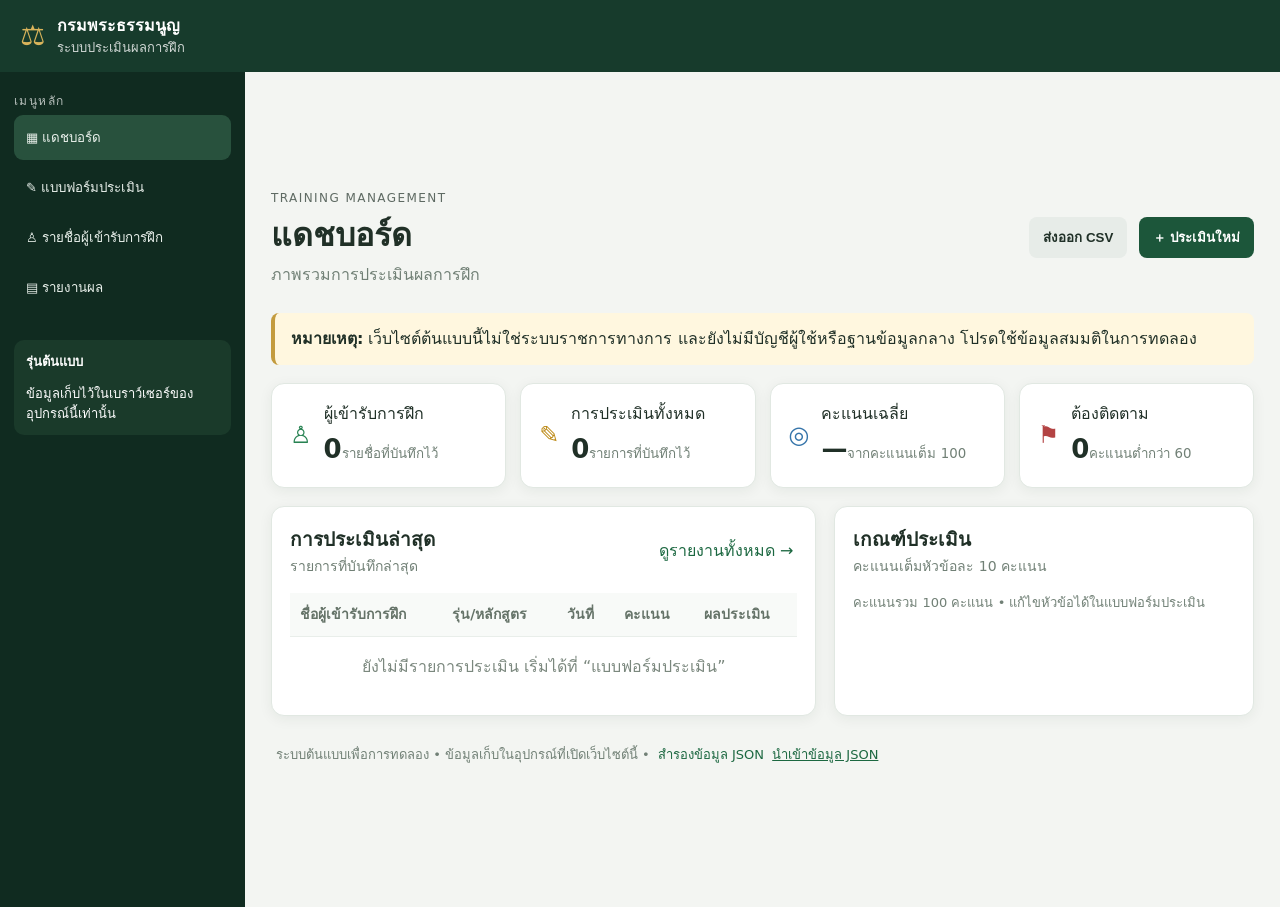
<file: index-1.html>
<!DOCTYPE html>
<html lang="th">
<head>
  <meta charset="UTF-8">
  <meta name="viewport" content="width=device-width, initial-scale=1">
  <meta name="theme-color" content="#173b2c">
  <title>ระบบประเมินผลการฝึก | กรมพระธรรมนูญ</title>
  <link rel="stylesheet" href="style.css">
</head>
<body>
<header class="topbar">
  <div class="brand-mark">⚖</div>
  <div class="brand"><strong>กรมพระธรรมนูญ</strong><span>ระบบประเมินผลการฝึก</span></div>
  <button class="menu-toggle" id="menuToggle" type="button" aria-label="เปิดเมนู">☰</button>
</header>
<div class="app-shell">
  <aside class="sidebar" id="sidebar">
    <div class="side-caption">เมนูหลัก</div>
    <button class="nav-link active" type="button" data-page="dashboard">▦ <span>แดชบอร์ด</span></button>
    <button class="nav-link" type="button" data-page="evaluation">✎ <span>แบบฟอร์มประเมิน</span></button>
    <button class="nav-link" type="button" data-page="trainees">♙ <span>รายชื่อผู้เข้ารับการฝึก</span></button>
    <button class="nav-link" type="button" data-page="reports">▤ <span>รายงานผล</span></button>
    <div class="sidebar-note"><strong>รุ่นต้นแบบ</strong><p>ข้อมูลเก็บไว้ในเบราว์เซอร์ของอุปกรณ์นี้เท่านั้น</p></div>
  </aside>
  <main class="main-content">
    <div class="page-heading">
      <div><p class="eyebrow">TRAINING MANAGEMENT</p><h1 id="pageTitle">แดชบอร์ด</h1><p class="muted" id="pageSubtitle">ภาพรวมการประเมินผลการฝึก</p></div>
      <div class="heading-actions"><button class="btn btn-light" id="exportCsvTop" type="button">ส่งออก CSV</button><button class="btn btn-primary" id="newEvaluationTop" type="button">＋ ประเมินใหม่</button></div>
    </div>
    <section class="page active" id="page-dashboard">
      <div class="notice"><strong>หมายเหตุ:</strong> เว็บไซต์ต้นแบบนี้ไม่ใช่ระบบราชการทางการ และยังไม่มีบัญชีผู้ใช้หรือฐานข้อมูลกลาง โปรดใช้ข้อมูลสมมติในการทดลอง</div>
      <div class="stats-grid">
        <article class="stat-card"><span class="stat-icon green">♙</span><div><p>ผู้เข้ารับการฝึก</p><strong id="statTrainees">0</strong><small>รายชื่อที่บันทึกไว้</small></div></article>
        <article class="stat-card"><span class="stat-icon gold">✎</span><div><p>การประเมินทั้งหมด</p><strong id="statEvaluations">0</strong><small>รายการที่บันทึกไว้</small></div></article>
        <article class="stat-card"><span class="stat-icon blue">◎</span><div><p>คะแนนเฉลี่ย</p><strong id="statAverage">—</strong><small>จากคะแนนเต็ม 100</small></div></article>
        <article class="stat-card"><span class="stat-icon red">⚑</span><div><p>ต้องติดตาม</p><strong id="statFollowup">0</strong><small>คะแนนต่ำกว่า 60</small></div></article>
      </div>
      <div class="content-grid">
        <article class="panel"><div class="panel-heading"><div><h2>การประเมินล่าสุด</h2><p>รายการที่บันทึกล่าสุด</p></div><button class="text-button" type="button" data-goto="reports">ดูรายงานทั้งหมด →</button></div><div class="table-wrap"><table><thead><tr><th>ชื่อผู้เข้ารับการฝึก</th><th>รุ่น/หลักสูตร</th><th>วันที่</th><th>คะแนน</th><th>ผลประเมิน</th></tr></thead><tbody id="recentRows"></tbody></table></div><div class="empty-state" id="recentEmpty">ยังไม่มีรายการประเมิน เริ่มได้ที่ “แบบฟอร์มประเมิน”</div></article>
        <article class="panel"><div class="panel-heading"><div><h2>เกณฑ์ประเมิน</h2><p>คะแนนเต็มหัวข้อละ 10 คะแนน</p></div></div><div id="criteriaPreview" class="criteria-preview"></div><div class="score-note">คะแนนรวม 100 คะแนน • แก้ไขหัวข้อได้ในแบบฟอร์มประเมิน</div></article>
      </div>
    </section>
    <section class="page" id="page-evaluation">
      <article class="panel form-panel">
        <div class="panel-heading"><div><h2>แบบฟอร์มประเมินผลการฝึก</h2><p>กรอกข้อมูลผู้เข้ารับการฝึกและให้คะแนนตามเกณฑ์</p></div><span class="tag">แบบฟอร์มต้นแบบ</span></div>
        <form id="evaluationForm">
          <input type="hidden" id="evaluationId">
          <div class="form-grid">
            <label>ชื่อ–นามสกุลผู้เข้ารับการฝึก *<input id="evalName" required placeholder="เช่น พลฯ ตัวอย่าง ใจดี" list="traineeNameOptions"><datalist id="traineeNameOptions"></datalist></label>
            <label>เลขประจำตัว/รหัสผู้ฝึก<input id="evalCode" placeholder="รหัสสมมติ (ถ้ามี)"></label>
            <label>รุ่น/หลักสูตร *<input id="evalCourse" required placeholder="เช่น รุ่นฝึกที่ 1/2569"></label>
            <label>วันที่ประเมิน *<input id="evalDate" type="date" required></label>
            <label>ผู้ประเมิน<input id="evalAssessor" placeholder="ชื่อผู้ประเมิน"></label>
            <label>ช่วงการฝึก<select id="evalPhase"><option>ระหว่างการฝึก</option><option>สิ้นสุดการฝึก</option><option>ประเมินติดตาม</option></select></label>
          </div>
          <div class="section-label"><span>รายการประเมิน</span><small>แต่ละหัวข้อ 0–10 คะแนน</small></div>
          <div id="scoreFields" class="score-fields"></div>
          <label class="full-label">ข้อสังเกต / จุดเด่น<textarea id="evalStrengths" rows="3" placeholder="ระบุพฤติกรรมหรือผลงานที่สังเกตได้"></textarea></label>
          <label class="full-label">ประเด็นที่ควรปรับปรุง<textarea id="evalImprove" rows="3" placeholder="ระบุข้อเสนอแนะที่ชัดเจนและนำไปปฏิบัติได้"></textarea></label>
          <div class="score-total"><span>คะแนนรวม</span><strong><span id="liveScore">0</span> / 100</strong><span id="liveResult" class="result-badge">ยังไม่ประเมิน</span></div>
          <div class="form-actions"><button type="button" class="btn btn-light" id="resetForm">ล้างแบบฟอร์ม</button><button type="submit" class="btn btn-primary">บันทึกผลประเมิน</button></div>
          <p class="form-hint">ผลประเมินต้นแบบ: 80–100 ดีมาก, 60–79 ผ่านเกณฑ์, ต่ำกว่า 60 ควรติดตาม ทั้งนี้ควรปรับให้ตรงกับระเบียบจริงก่อนใช้งาน</p>
        </form>
      </article>
    </section>
    <section class="page" id="page-trainees">
      <article class="panel">
        <div class="panel-heading"><div><h2>รายชื่อผู้เข้ารับการฝึก</h2><p>เพิ่มรายชื่อเพื่อเลือกใช้ในแบบฟอร์มประเมิน</p></div></div>
        <form id="traineeForm" class="inline-form"><label>ชื่อ–นามสกุล *<input id="traineeName" required placeholder="ชื่อผู้เข้ารับการฝึก"></label><label>รหัสผู้ฝึก<input id="traineeCode" placeholder="รหัสสมมติ"></label><label>รุ่น/หลักสูตร<input id="traineeCourse" placeholder="รุ่นฝึก"></label><button class="btn btn-primary" type="submit">＋ เพิ่มรายชื่อ</button></form>
        <div class="toolbar"><input id="traineeSearch" placeholder="ค้นหาชื่อหรือรหัส..." aria-label="ค้นหารายชื่อ"><span id="traineeCount" class="muted"></span></div>
        <div class="table-wrap"><table><thead><tr><th>ชื่อ–นามสกุล</th><th>รหัส</th><th>รุ่น/หลักสูตร</th><th>จัดการ</th></tr></thead><tbody id="traineeRows"></tbody></table></div><div class="empty-state" id="traineeEmpty">ยังไม่มีรายชื่อ เพิ่มรายชื่อจากแบบฟอร์มด้านบน</div>
      </article>
    </section>
    <section class="page" id="page-reports">
      <article class="panel">
        <div class="panel-heading"><div><h2>รายงานผลการประเมิน</h2><p>ค้นหา กรอง และส่งออกข้อมูลสำหรับจัดทำรายงาน</p></div><button class="btn btn-light" id="printReport" type="button">พิมพ์ / บันทึก PDF</button></div>
        <div class="report-filters"><label>ค้นหาชื่อ<input id="reportSearch" placeholder="พิมพ์ชื่อผู้เข้ารับการฝึก"></label><label>รุ่น/หลักสูตร<input id="reportCourse" placeholder="กรองตามรุ่น"></label><label>ผลประเมิน<select id="reportResult"><option value="">ทั้งหมด</option><option value="ดีมาก">ดีมาก</option><option value="ผ่านเกณฑ์">ผ่านเกณฑ์</option><option value="ควรติดตาม">ควรติดตาม</option></select></label><button class="btn btn-primary" id="exportCsv" type="button">ดาวน์โหลด CSV</button></div>
        <div class="table-wrap"><table><thead><tr><th>วันที่</th><th>ชื่อผู้เข้ารับการฝึก</th><th>รุ่น/หลักสูตร</th><th>ผู้ประเมิน</th><th>คะแนน</th><th>ผลประเมิน</th><th class="no-print">จัดการ</th></tr></thead><tbody id="reportRows"></tbody></table></div><div class="empty-state" id="reportEmpty">ไม่พบข้อมูลตามเงื่อนไข</div><div class="report-foot" id="reportSummary"></div>
      </article>
    </section>
    <footer class="footer">ระบบต้นแบบเพื่อการทดลอง • ข้อมูลเก็บในอุปกรณ์ที่เปิดเว็บไซต์นี้ • <button class="text-button" id="backupJson" type="button">สำรองข้อมูล JSON</button> <label class="import-label">นำเข้าข้อมูล JSON<input type="file" id="importJson" accept=".json,application/json"></label></footer>
  </main>
</div>
<div class="toast" id="toast" role="status" aria-live="polite"></div>
<script src="script.js"></script>
</body>
</html>
</file>
<file: style.css>
*{box-sizing:border-box}body{margin:0;background:#f3f5f2;color:#203027;font:16px/1.5 system-ui,-apple-system,"Segoe UI",sans-serif}.topbar{display:flex;align-items:center;gap:12px;padding:14px 20px;background:#173b2c;color:#fff}.brand-mark{font-size:28px;color:#d9b45b}.brand{display:flex;flex-direction:column}.brand span{font-size:13px;opacity:.8}.menu-toggle{display:none;margin-left:auto}.app-shell{display:flex;min-height:calc(100vh - 65px)}.sidebar{width:245px;background:#102b20;color:#fff;padding:20px 14px;flex-shrink:0}.side-caption,.eyebrow{font-size:12px;letter-spacing:.12em;opacity:.7}.nav-link{display:block;width:100%;text-align:left;border:0;border-radius:9px;padding:12px;margin:5px 0;background:transparent;color:#e9f0eb;cursor:pointer}.nav-link.active,.nav-link:hover{background:#28513d}.sidebar-note{margin-top:30px;padding:12px;background:#1a3a2a;border-radius:10px;font-size:13px}.sidebar-note p{margin-bottom:0}.main-content{min-width:0;flex:1;padding:26px;max-width:1500px;margin:auto}.page-heading,.panel-heading,.heading-actions,.form-actions,.score-total,.toolbar{display:flex;align-items:center;justify-content:space-between;gap:12px}.page-heading{margin-bottom:22px}.page-heading h1{margin:0}.page-heading p{margin:4px 0}.muted,small{color:#718076}.btn{border:0;border-radius:8px;padding:10px 14px;cursor:pointer;font-weight:650}.btn-primary{background:#1c563a;color:#fff}.btn-light{background:#e7ece8;color:#203027}.notice{padding:14px 16px;background:#fff7df;border-left:4px solid #c39b3e;border-radius:8px;margin-bottom:18px}.stats-grid{display:grid;grid-template-columns:repeat(4,minmax(0,1fr));gap:14px;margin-bottom:18px}.stat-card,.panel{background:#fff;border:1px solid #e1e8e2;border-radius:13px;padding:18px;box-shadow:0 3px 14px #142a1810}.stat-card{display:flex;gap:12px;align-items:center}.stat-card p{margin:0 0 4px}.stat-card strong{font-size:26px}.stat-icon{font-size:24px}.green{color:#278252}.gold{color:#bd8a16}.blue{color:#3675aa}.red{color:#b34343}.content-grid{display:grid;grid-template-columns:1.3fr 1fr;gap:18px}.panel h2{font-size:19px;margin:0}.panel-heading{margin-bottom:16px}.panel-heading p{margin:3px 0 0;color:#718076;font-size:14px}.page{display:none}.page.active{display:block}.table-wrap{width:100%;overflow-x:auto}table{border-collapse:collapse;width:100%;font-size:14px}th,td{text-align:left;padding:11px 10px;border-bottom:1px solid #e9eeea;white-space:nowrap}th{color:#657368;background:#f8faf8}.empty-state{padding:18px;text-align:center;color:#7b887e}.criteria-preview-row{display:flex;justify-content:space-between;gap:12px;padding:8px 0;border-bottom:1px solid #edf0ed;font-size:14px}.score-note,.form-hint{font-size:13px;color:#718076;margin-top:12px}.form-grid{display:grid;grid-template-columns:repeat(2,minmax(0,1fr));gap:15px}.form-grid label,.inline-form label,.report-filters label,.full-label{display:flex;flex-direction:column;gap:6px;font-size:14px;font-weight:600}input,select,textarea{width:100%;border:1px solid #cfd9d1;border-radius:8px;padding:10px;font:inherit;background:#fff;color:#203027}input:focus,select:focus,textarea:focus{outline:2px solid #a5cbb0;border-color:#3b8057}.section-label{display:flex;justify-content:space-between;gap:10px;align-items:center;margin:24px 0 12px;font-weight:700}.section-label small{font-weight:400}.score-fields{display:grid;grid-template-columns:repeat(2,minmax(0,1fr));gap:10px}.score-field{display:grid;grid-template-columns:minmax(0,1fr) 75px 28px;gap:8px;align-items:center;padding:10px;background:#f7f9f7;border-radius:8px;font-size:14px}.score-field input{padding:7px}.full-label{margin-top:16px}.score-total{justify-content:flex-start;flex-wrap:wrap;background:#f0f5f1;padding:14px;border-radius:9px;margin-top:18px}.score-total strong{font-size:22px}.result-badge,.tag{display:inline-block;border-radius:999px;padding:4px 9px;font-size:12px;font-weight:700;background:#edf0ed;color:#526056}.result-badge.good{background:#dff4e5;color:#1d7040}.result-badge.pass{background:#e2efff;color:#245c93}.result-badge.followup{background:#fff0d8;color:#925d00}.form-actions{justify-content:flex-end;margin-top:16px}.inline-form,.report-filters{display:flex;align-items:flex-end;gap:12px;flex-wrap:wrap}.inline-form label,.report-filters label{flex:1;min-width:160px}.toolbar{margin:18px 0}.toolbar input{max-width:360px}.text-button{border:0;background:none;color:#1c6841;cursor:pointer;font:inherit;padding:4px}.danger-text{color:#b33434}.report-foot{padding-top:14px;color:#657368}.footer{padding:25px 5px;color:#718076;font-size:13px}.import-label{cursor:pointer;color:#1c6841;text-decoration:underline}.import-label input{display:none}.toast{position:fixed;bottom:20px;left:50%;transform:translate(-50%,20px);background:#173b2c;color:white;padding:12px 18px;border-radius:9px;opacity:0;pointer-events:none;transition:.2s;max-width:90%;z-index:10}.toast.show{opacity:1;transform:translate(-50%,0)}@media(max-width:900px){.stats-grid{grid-template-columns:repeat(2,minmax(0,1fr))}.content-grid{grid-template-columns:1fr}.main-content{padding:16px}}@media(max-width:650px){.menu-toggle{display:block;background:transparent;color:white;border:1px solid #54715f;border-radius:7px;padding:6px 10px}.app-shell{display:block}.sidebar{display:none;width:100%}.sidebar.open{display:block}.page-heading{align-items:flex-start;flex-direction:column}.heading-actions{width:100%}.heading-actions .btn{flex:1}.form-grid,.score-fields{grid-template-columns:1fr}.panel{padding:14px}.stats-grid{gap:9px}.stat-card{padding:12px}.stat-card strong{font-size:22px}.score-field{grid-template-columns:minmax(0,1fr) 65px 24px}}@media print{.topbar,.sidebar,.page-heading,.form-actions,.report-filters,.no-print,.footer,.menu-toggle{display:none!important}.app-shell,.main-content{display:block;padding:0;max-width:none}.page{display:none!important}#page-reports{display:block!important}.panel{border:0;box-shadow:none;padding:0}body{background:#fff}table{font-size:10pt}th,td{white-space:normal}}
</file>
